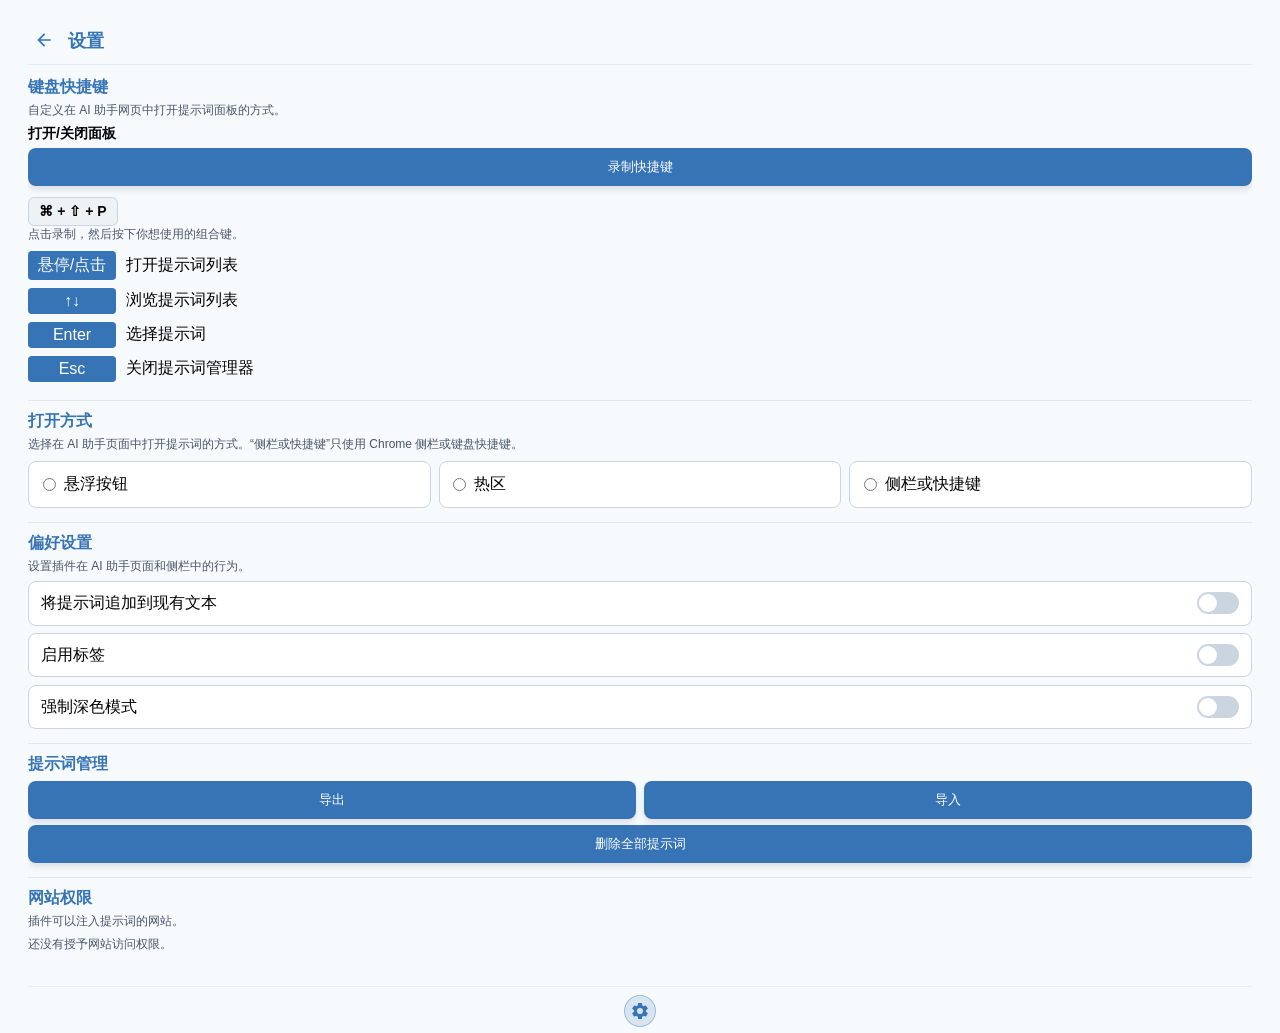
<file: src/settings.html>
<!DOCTYPE html>
<html>
<head>
  <title>设置</title>
  <!-- COMMENT: Reuse side panel styles for a consistent extension look -->
  <link rel="stylesheet" href="sidepanel/styles.css">
  <meta charset="UTF-8">
  <meta name="viewport" content="width=device-width, initial-scale=1.0">
</head>
<body class="settings-page">
  <div class="settings-page-shell">
  <div class="settings-page-scroll">
  <header class="subpage-header">
    <a href="sidepanel/index.html" class="subpage-back" aria-label="返回侧栏" title="返回">
      <svg class="footer-md-icon" viewBox="0 0 24 24" aria-hidden="true"><path fill="currentColor" d="M20 11H7.83l5.59-5.59L12 4l-8 8 8 8 1.41-1.41L7.83 13H20v-2z"/></svg>
    </a>
    <h2 class="subpage-title">设置</h2>
  </header>

  <section class="settings-section settings-section-first">
    <h3 class="settings-heading">键盘快捷键</h3>
    <p class="pm-subtitle">自定义在 AI 助手网页中打开提示词面板的方式。</p>
    <div class="settings-shortcut-row">
      <label class="settings-field-label" for="open-shortcut-record">打开/关闭面板</label>
      <div class="settings-shortcut-controls">
        <button type="button" class="main settings-shortcut-record" id="open-shortcut-record">录制快捷键</button>
        <span id="open-shortcut-display" class="settings-shortcut-display" aria-live="polite">⌘ + ⇧ + P</span>
      </div>
      <p class="pm-subtitle settings-shortcut-hint">点击录制，然后按下你想使用的组合键。</p>
    </div>
    <div id="navigation-shortcuts" class="shortcut-container">
      <p style="display: flex; align-items: center; margin: 8px 0;">
        <span class="settings-kbd">悬停/点击</span>
        <span>打开提示词列表</span>
      </p>
      <p style="display: flex; align-items: center; margin: 8px 0;">
        <span class="settings-kbd">↑↓</span>
        <span>浏览提示词列表</span>
      </p>
      <p style="display: flex; align-items: center; margin: 8px 0;">
        <span class="settings-kbd">Enter</span>
        <span>选择提示词</span>
      </p>
      <p style="display: flex; align-items: center; margin: 8px 0;">
        <span class="settings-kbd">Esc</span>
        <span>关闭提示词管理器</span>
      </p>
    </div>
  </section>

  <section class="settings-section">
    <h3 class="settings-heading">打开方式</h3>
    <p class="pm-subtitle">选择在 AI 助手页面中打开提示词的方式。“侧栏或快捷键”只使用 Chrome 侧栏或键盘快捷键。</p>
    <div id="display-mode-section" class="settings-mode-options" role="radiogroup" aria-label="打开方式">
      <label class="settings-mode-option">
        <input type="radio" name="displayMode" value="standard">
        <span>悬浮按钮</span>
      </label>
      <label class="settings-mode-option">
        <input type="radio" name="displayMode" value="hotCorner">
        <span>热区</span>
      </label>
      <label class="settings-mode-option">
        <input type="radio" name="displayMode" value="invisible">
        <span>侧栏或快捷键</span>
      </label>
    </div>
  </section>

  <section class="settings-section">
    <h3 class="settings-heading">偏好设置</h3>
    <p class="pm-subtitle">设置插件在 AI 助手页面和侧栏中的行为。</p>
    <div class="settings-toggle-list">
      <label class="settings-toggle-row">
        <span>将提示词追加到现有文本</span>
        <input type="checkbox" id="toggle-append-mode" class="settings-toggle-input">
        <span class="settings-toggle-switch" aria-hidden="true"></span>
      </label>
      <label class="settings-toggle-row">
        <span>启用标签</span>
        <input type="checkbox" id="toggle-enable-tags" class="settings-toggle-input">
        <span class="settings-toggle-switch" aria-hidden="true"></span>
      </label>
      <label class="settings-toggle-row">
        <span>强制深色模式</span>
        <input type="checkbox" id="toggle-force-dark" class="settings-toggle-input">
        <span class="settings-toggle-switch" aria-hidden="true"></span>
      </label>
    </div>
  </section>

  <section class="settings-section" id="tag-management-section" hidden>
    <h3 class="settings-heading">标签管理</h3>
    <p class="pm-subtitle">拖动调整标签顺序，也可以从所有提示词中移除标签。</p>
    <div id="tag-management-list" class="settings-tag-mgmt-list" aria-live="polite"></div>
    <p id="tag-management-empty" class="pm-subtitle" hidden>还没有标签，可在新建或编辑提示词时添加。</p>
  </section>

  <section class="settings-section">
    <h3 class="settings-heading">提示词管理</h3>
    <div class="pm-row">
      <button class="main" id="export-btn" type="button">导出</button>
      <button class="main" id="import-btn" type="button">导入</button>
    </div>
    <input type="file" id="import-file" accept=".json" hidden />
    <p id="import-export-status" class="pm-subtitle settings-status" aria-live="polite"></p>
    <button class="main settings-danger-btn" id="delete-all-prompts" type="button">删除全部提示词</button>
  </section>

  <section class="settings-section">
    <h3 class="settings-heading">网站权限</h3>
    <p class="pm-subtitle">插件可以注入提示词的网站。</p>
    <p id="permissions-empty" class="pm-subtitle settings-permissions-empty">还没有授予网站访问权限。</p>
    <ul id="permissions-list" class="settings-permissions-list" aria-live="polite"></ul>
  </section>
  </div>
  </div>

  <script type="module" src="settings.js"></script>
</body>
</html>
</file>
<file: src/sidepanel/styles.css>
/* styles.css */
html {
  height: 100%;
}

@media (min-width:286px) {
  body {
    font-family: Helvetica, Verdana, Geneva, Tahoma, sans-serif;
    width: auto;
    /* COMMENT: Lock to viewport so the sidebar footer stays visible */
    height: 100%;
    min-height: 100vh;
    overflow: hidden;
    padding: 10px;
    padding-bottom: 0px;
    margin-bottom: 0;
    background-color: var(--light-bg);
    display: flex;
    flex-direction: column;
    align-items: stretch;
    min-width: 286px;
    box-sizing: border-box;
  }

  h2,
  h3 {
    margin-top: 0;
    color: var(--primary);
    margin-bottom: 12px;
    padding-bottom: 0px;
  }

  .promptslistheader {
    margin-bottom: 10px;
  }

  form {
    margin-bottom: 15px;
    display: flex;
    flex-direction: column;
    box-sizing: border-box;
    gap: 8px;
  }

  /* COMMENT: Prompt form fields mirror in-page opm-input-field / opm-textarea-field styling */
  #prompt-form .opm-input-field,
  #prompt-form .opm-textarea-field {
    width: 100%;
    padding: 8px;
    border-radius: 6px;
    box-sizing: border-box;
    font-size: 14px;
    font-family: Helvetica, Verdana, Geneva, Tahoma, sans-serif;
    margin-bottom: 4px;
    outline: none;
    border: var(--input-light-border);
    background-color: var(--input-light-bg);
    color: var(--input-light-text);
  }

  #prompt-form .opm-textarea-field {
    min-height: 120px;
    resize: vertical;
  }

  #prompt-form .opm-input-field:focus,
  #prompt-form .opm-textarea-field:focus {
    border: var(--input-light-border);
    box-shadow: none;
    outline: none;
  }

  #prompt-form .spm-tag-row {
    display: flex;
    align-items: center;
    gap: 4px;
    flex-wrap: wrap;
    width: 100%;
    box-sizing: border-box;
    margin-bottom: 4px;
    font-family: Helvetica, Verdana, Geneva, Tahoma, sans-serif;
    border: var(--input-light-border);
    background-color: var(--input-light-bg);
    color: var(--input-light-text);
    border-radius: 6px;
    padding: 4px 6px;
    min-height: 34px;
  }

  #prompt-form .spm-tag-row:focus-within {
    border: var(--input-light-border);
    box-shadow: none;
  }

  .spm-tags-container {
    display: flex;
    gap: 4px;
    flex-wrap: wrap;
    align-items: center;
  }

  input[type="text"]:not(.opm-input-field),
  textarea:not(.opm-textarea-field) {
    width: 100%;
    box-sizing: border-box;
    margin-bottom: 6px;
    font-family: Helvetica, Verdana, Geneva, Tahoma, sans-serif;
    background-color: #FFFFFF;
    color: #2D3748;
    border-color: #CBD5E0;
    border-width: 1px;
    border-style: solid;
    border-radius: 6px;
    padding: 6px;
    outline: none;
  }

  input[type="text"]:not(.opm-input-field):focus,
  textarea:not(.opm-textarea-field):focus {
    border-color: var(--primary);
  }

  textarea:not(.opm-textarea-field) {
    resize: vertical;
    min-height: 70px;
  }

  ::placeholder {
    color: #999;
    opacity: 1;
  }

  :-ms-input-placeholder {
    color: #999;
  }

  ::-ms-input-placeholder {
    color: #999;
  }

  button.main {
    background-color: var(--primary);
    color: white;
    border: none;
    padding: 10px 20px;
    text-align: center;
    text-decoration: none;
    display: inline-block;
    font-size: 13px;
    margin: 0px;
    cursor: pointer;
    border-radius: 8px;
    box-shadow: 0 4px 6px rgba(0, 0, 0, 0.1);
    transition: background-color 0.3s ease;
    width: 100%;
  }

  button.main:hover {
    background-color: var(--hover-primary);

    /* Darker shade on hover */
  }

  button.main a {
    text-decoration: none;
    color: white;
  }

  .table {
    margin: 0px;
    padding: 0px;
  }

  /* Adjust list item spacing for left aligned list */
  #prompt-list {
    /* list-style-type: none; */
    padding: 0;
    margin: 0;
    margin-bottom: 5px;
  }

  #prompt-list li {
    display: flex;
    justify-content: space-between;
    align-items: center;
    margin-bottom: 5px;
    background-color: #ffffff;
    padding-left: 6px;
    padding-top: 3px;
    padding-bottom: 3px;
    padding-right: 6px;
    border-radius: 4px;
    color: #494949;
    cursor: pointer;
  }

  #prompt-list li span {
    flex-grow: 1;
    text-align: left;
    margin-right: 10px;
    font-size: 14px;
  }

  #prompt-list li .prompt-list-number {
    flex: 0 0 28px;
    flex-grow: 0;
    color: var(--primary);
    font-variant-numeric: tabular-nums;
    font-weight: 700;
    text-align: right;
    margin-right: 6px;
  }

  #prompt-list button {
    margin-left: 5px;
    margin-top: 3px;
    margin-bottom: 3px;
    border-radius: 50px;
    border: none;
  }

  /* to be improved */
  #prompt-list button:hover {
    background-color: #f0f0f0;
    cursor: pointer;
  }

  /* COMMENT: Sidebar prompt row actions — copy/share on hover; edit/delete in overflow menu */
  .spm-prompt-actions {
    display: flex;
    align-items: center;
    gap: 2px;
    margin-left: auto;
    flex-shrink: 0;
  }

  .spm-prompt-actions-primary,
  .spm-prompt-actions-menu {
    display: flex;
    align-items: center;
    gap: 2px;
    opacity: 0;
    visibility: hidden;
    transition: opacity 0.15s ease, visibility 0.15s ease;
  }

  #prompt-list li:hover .spm-prompt-actions-primary,
  #prompt-list li:hover .spm-prompt-actions-menu,
  #prompt-list li.spm-actions-menu-open .spm-prompt-actions-menu {
    opacity: 1;
    visibility: visible;
  }

  #prompt-list li.spm-actions-menu-open .spm-prompt-actions-primary {
    opacity: 0;
    visibility: hidden;
    pointer-events: none;
  }

  /* COMMENT: Keep row actions visible while copy/share success feedback plays */
  #prompt-list li.spm-action-feedback-visible .spm-prompt-actions-primary,
  #prompt-list li.spm-action-feedback-visible .spm-prompt-actions-menu {
    opacity: 1;
    visibility: visible;
  }

  .spm-prompt-actions-overflow {
    display: flex;
    align-items: center;
    gap: 2px;
    overflow: hidden;
    max-width: 0;
    opacity: 0;
    transform: translateX(8px);
    pointer-events: none;
    transition: max-width 0.2s ease, opacity 0.15s ease, transform 0.2s ease;
  }

  #prompt-list li.spm-actions-menu-open .spm-prompt-actions-overflow {
    max-width: 56px;
    opacity: 1;
    transform: translateX(0);
    pointer-events: auto;
  }

  .spm-prompt-action-btn {
    display: inline-flex;
    align-items: center;
    justify-content: center;
    width: 24px;
    height: 24px;
    margin: 0;
    padding: 0;
    border: none;
    border-radius: 50px;
    background: transparent;
    color: var(--primary);
    flex-shrink: 0;
  }

  .spm-prompt-action-btn img,
  .spm-prompt-action-icon {
    width: 14px;
    height: 14px;
    display: block;
    pointer-events: none;
    transition: opacity 0.2s ease, transform 0.2s ease, color 0.2s ease;
  }

  /* COMMENT: Material-style tray+arrow share icon — same primary tint as in-page panel icons */
  .spm-prompt-action-btn .spm-prompt-action-icon {
    width: 16px;
    height: 16px;
    color: var(--primary);
  }

  .spm-prompt-action-btn.spm-prompt-action-success .spm-prompt-action-icon-success {
    color: #38a169;
  }

  .spm-toast {
    position: fixed;
    bottom: 16px;
    left: 50%;
    transform: translateX(-50%);
    z-index: 10000;
    max-width: calc(100% - 24px);
    padding: 10px 14px;
    border-radius: 8px;
    font: 500 13px/1.4 system-ui, sans-serif;
    box-shadow: 0 8px 24px rgba(0, 0, 0, 0.18);
    background: #1f1f1f;
    color: #fff;
  }

  .spm-toast-error {
    background: #c53030;
  }

  .spm-prompt-action-btn:has(img[width="18"]) img {
    width: 18px;
    height: 18px;
  }

  .spm-prompt-action-btn:hover {
    background-color: #f0f0f0;
    cursor: pointer;
  }

  /* COMMENT: Search + tag filter controls (mirrors in-page panel list view) */
  .prompt-list-controls {
    display: flex;
    flex-direction: column;
    gap: 8px;
    margin-bottom: 8px;
  }

  .prompt-search-input {
    width: 100%;
    box-sizing: border-box;
    padding: 8px 10px;
    border: 1px solid #cbd5e0;
    border-radius: 6px;
    font-size: 14px;
    background: #fff;
    color: #494949;
  }

  .prompt-search-input:focus {
    outline: none;
    border-color: var(--primary);
  }

  .folder-toolbar {
    display: flex;
    align-items: center;
    gap: 6px;
    margin: 2px 0 8px;
  }

  .folder-filter {
    display: flex;
    flex: 1 1 auto;
    gap: 6px;
    overflow-x: auto;
    min-width: 0;
    scrollbar-width: thin;
  }

  .folder-chip-wrap {
    display: inline-flex;
    flex: 0 0 auto;
    align-items: center;
    border: 1px solid #cbd5e0;
    border-radius: 6px;
    overflow: hidden;
    background: #fff;
  }

  .folder-chip,
  .folder-chip-action,
  .folder-add-btn {
    border: 0;
    background: transparent;
    color: #4a5568;
    cursor: pointer;
    font-size: 12px;
    line-height: 1.2;
  }

  .folder-chip {
    padding: 5px 8px;
  }

  .folder-chip.is-active {
    background: var(--primary);
    color: #fff;
  }

  .folder-chip-action {
    padding: 4px 5px;
    color: #718096;
  }

  .folder-chip-action:hover,
  .folder-add-btn:hover {
    color: var(--primary);
    background: #edf2f7;
  }

  .folder-add-btn {
    flex: 0 0 auto;
    padding: 6px 8px;
    border: 1px dashed #a0aec0;
    border-radius: 6px;
    color: var(--primary);
  }

  #prompt-folder {
    min-height: 34px;
    appearance: auto;
  }

  .spm-tags-filter-bar {
    display: flex;
    flex-wrap: nowrap;
    gap: 8px;
    overflow-x: auto;
    overflow-y: hidden;
    padding-bottom: 10px;
    scrollbar-width: thin;
  }

  .spm-tag-pill-filter {
    flex-shrink: 0;
    border: 1px solid #cbd5e0;
    border-radius: 999px;
    background: #fff;
    color: #494949;
    font-size: 12px;
    padding: 4px 10px;
    cursor: pointer;
  }

  .spm-tag-pill-filter[aria-pressed="true"] {
    background: var(--primary);
    border-color: var(--primary);
    color: #fff;
  }

  /* COMMENT: Tag input row on create/edit form — one bordered field like title/content */
  #prompt-tags-host {
    width: 100%;
    margin: 0;
  }

  /* COMMENT: Inner tag input must not pick up the standalone text-field border/padding */
  #prompt-form .spm-tag-row input[type="text"] {
    flex: 1;
    min-width: 80px;
    width: auto;
    margin-bottom: 0;
    border: none;
    border-radius: 0;
    padding: 2px 4px;
    box-shadow: none;
    background: transparent;
    outline: none;
    font-size: inherit;
    color: inherit;
  }

  #prompt-form .spm-tag-row input[type="text"]:focus {
    border: none;
    box-shadow: none;
  }

  .spm-tag-pill {
    display: inline-flex;
    align-items: center;
    gap: 2px;
    border: 1px solid #cbd5e0;
    border-radius: 999px;
    padding: 2px 6px;
    font-size: 12px;
    background: #f7fafc;
    color: #494949;
  }

  .spm-tag-remove {
    border: none;
    background: transparent;
    color: #718096;
    cursor: pointer;
    font-size: 14px;
    line-height: 1;
    padding: 0 2px;
  }

  .spm-tag-suggestions {
    max-height: 160px;
    overflow-y: auto;
    background: #fff;
    border: 1px solid #cbd5e0;
    border-radius: 6px;
    box-shadow: 0 4px 12px rgba(0, 0, 0, 0.12);
  }

  .spm-tag-suggestion-item {
    padding: 8px 10px;
    font-size: 13px;
    cursor: pointer;
    color: #494949;
  }

  .spm-tag-suggestion-item:hover,
  .spm-tag-suggestion-item.active {
    background: #edf2f7;
  }

  .shortcut-container {
    margin-bottom: 18px;
  }

  #cancel-edit-button {
    background-color: #dfdfdf;
    color: var(--primary);
    border: none;
    padding: 10px 20px;
    text-align: center;
    text-decoration: none;
    display: inline-block;
    font-size: 13px;
    border-radius: 8px;
    margin-top: 0;
    width: auto;
  }

  #cancel-edit-button:hover {
    background-color: #c0c0c0;
    cursor: pointer;
    border-color: var(--primary);
  }

  .title {
    display: flex;
    gap: 10px;
    align-items: center;
    margin-bottom: 15px;
    grid-area: g-title;
    width: 100%;
    flex-direction: row;
    flex-shrink: 0;
  }

  .title {
    flex-shrink: 0;
  }

  .title h2 {
    margin: 0;
    padding: 0;
  }

  /* Dark mode styles are unified below; removing earlier overlapping block */

  /* COMMENT: Prompt list grows in remaining space; footer dock stays below */
  .prompts-container {
    position: relative;
    min-height: 0;
    flex: 1 1 auto;
    display: flex;
    flex-direction: column;
    margin-bottom: 0;
    overflow: hidden;
  }

  /* COMMENT: Only the prompt list area scrolls — not the Assistants/footer dock */
  .prompts-section {
    flex: 1 1 auto;
    min-height: 0;
    overflow-y: auto;
    scrollbar-width: thin;
    scrollbar-color: var(--primary) #f0f0f000;
    position: static;
    margin-top: 5px;
  }

  #prompt-list {
    /* list-style-type: none; */
    padding-top: 5px;;
    margin: 0;
  }

  .link-container a {
    text-decoration: none;
    display: inline-block;
    margin-right: 8px;
  }

  .link-container a:last-child {
    margin-right: 0;
  }

  table.dataimpexp {
    width: 100%;
  }

  table.footer-table {
    width: 100%;
    overflow: hidden;
  }

  img {
    width: 16px;
    height: 16px;
    max-width: 24px;
    max-height: 24px;
    vertical-align: middle;
  }

  img#open-new-tab {
    width: 24px;
    height: 24px;
  }

  .title-actions {
    margin-left: auto;
    display: flex;
    align-items: center;
    gap: 8px;
  }

  /* COMMENT: Expanded-tab close button — shown only when body.is-expanded-tab */
  .header-close-btn {
    display: none;
    align-items: center;
    justify-content: center;
    width: 28px;
    height: 28px;
    border: none;
    background: transparent;
    color: var(--primary);
    font-size: 22px;
    line-height: 1;
    cursor: pointer;
    padding: 0;
  }

  body.is-expanded-tab .header-close-btn {
    display: inline-flex;
  }

  body.is-expanded-tab #open-new-tab-link {
    display: none;
  }

  .dataimpexp {
    /* Ensure import/export stays at the bottom, not inside scrollable area */
    flex-shrink: 0;
  }

  table.footer-table {
    /* Sticky footer: always visible at the bottom */
    flex-shrink: 0;
    margin-top: 0;
    margin-bottom: 0;
  }

  /* COMMENT: Flex column — scrollable sidebar + pinned dock */
  .main-layout {
    display: flex;
    flex-direction: column;
    flex: 1 1 auto;
    min-height: 0;
    overflow: hidden;
    width: 100%;
  }

  /* COMMENT: Sidebar fills leftover height; footer row stays pinned at the bottom */
  .sidebar-panel {
    display: grid;
    grid-template-rows: auto minmax(0, 1fr) auto auto;
    width: 100%;
    flex: 1 1 auto;
    min-height: 0;
    overflow: hidden;
  }

  /* COMMENT: Top slot — either action buttons or inline create/edit form */
  .sidebar-top-slot {
    min-height: 0;
  }

  .sidebar-composer {
    padding-bottom: 8px;
    margin-bottom: 4px;
    border-bottom: 1px solid rgba(54, 116, 181, 0.1);
  }

  .sidebar-composer form#prompt-form {
    display: flex;
    flex-direction: column;
    gap: 8px;
    margin-bottom: 0;
  }

  .sidebar-composer .opm-textarea-field {
    min-height: 96px;
    max-height: 180px;
    resize: vertical;
    margin-bottom: 0;
  }

  .sidebar-composer .form-actions {
    display: grid;
    grid-template-columns: 1fr auto;
    gap: 8px;
    align-items: stretch;
  }

  .sidebar-composer .form-actions button.main {
    width: 100%;
  }

  /* COMMENT: Side-by-side Create / Community CTAs at top of sidebar */
  .sidebar-action-bar {
    display: grid;
    grid-template-columns: 1fr 1fr;
    gap: 8px;
    padding-bottom: 8px;
    margin-bottom: 4px;
    border-bottom: 1px solid rgba(54, 116, 181, 0.1);
  }

  .sidebar-action-bar[hidden],
  .sidebar-composer[hidden] {
    display: none !important;
  }

  /* COMMENT: Variable fill-in mode — full prompts area, same layout as in-page panel */
  body.spm-variable-mode .sidebar-action-bar,
  body.spm-variable-mode .prompts-section > :not(#sidebar-variable-input) {
    display: none !important;
  }

  body.spm-variable-mode .prompts-container,
  body.spm-variable-mode .prompts-section {
    display: flex;
    flex-direction: column;
    flex: 1 1 auto;
    min-height: 0;
    overflow-y: auto;
  }

  #sidebar-variable-input.opm-variable-input-form {
    position: relative;
    flex: 0 0 auto;
    padding: 12px;
    overflow: visible;
    display: flex;
    flex-direction: column;
    gap: 8px;
    box-sizing: border-box;
    margin: 0;
  }

  #sidebar-variable-input[hidden] {
    display: none !important;
  }

  #sidebar-variable-input .opm-variable-fields {
    flex: 0 0 auto;
    overflow: visible;
    display: flex;
    flex-direction: column;
    gap: 12px;
  }

  #sidebar-variable-input .opm-variable-row {
    flex: 0 0 auto;
    display: flex;
    flex-direction: column;
    gap: 4px;
  }

  #sidebar-variable-input .opm-variable-row label {
    display: block;
    margin: 0 0 2px 0;
    font-size: 12px;
    font-weight: 600;
    letter-spacing: 0.2px;
    opacity: 0.85;
    line-height: 1.2;
  }

  #sidebar-variable-input .opm-textarea-field {
    width: 100%;
    padding: 8px;
    border-radius: 6px;
    box-sizing: border-box;
    font-size: 14px;
    font-family: Helvetica, Verdana, Geneva, Tahoma, sans-serif;
    flex: 0 0 auto;
    min-height: 44px;
    height: auto;
    resize: vertical;
    margin-bottom: 0;
    outline: none;
  }

  #sidebar-variable-input .opm-textarea-field.opm-light {
    border: var(--input-light-border);
    background-color: var(--input-light-bg);
    color: var(--input-light-text);
  }

  #sidebar-variable-input .opm-textarea-field.opm-dark {
    border: var(--input-dark-border);
    background-color: var(--input-dark-bg);
    color: var(--input-dark-text);
  }

  #sidebar-variable-input .opm-variable-actions {
    flex: 0 0 auto;
    display: flex;
    flex-direction: row;
    gap: 8px;
    padding: 0;
  }

  #sidebar-variable-input .opm-variable-actions .opm-button {
    flex: 1 1 0;
    width: auto;
    margin-top: 0;
    padding: 10px;
    border: none;
    border-radius: 6px;
    cursor: pointer;
    font-size: 14px;
    transition: background-color 0.2s ease;
    color: #fff;
  }

  #sidebar-variable-input .opm-variable-actions .opm-button.opm-light,
  #sidebar-variable-input .opm-variable-actions .opm-button.opm-dark {
    background-color: var(--primary);
  }

  #sidebar-variable-input .opm-variable-actions .opm-button:hover {
    background-color: var(--hover-primary);
  }

  .sidebar-action-btn {
    display: inline-flex;
    align-items: center;
    justify-content: center;
    gap: 6px;
    min-height: 38px;
    padding: 8px 10px;
    border-radius: 8px;
    font-size: 12px;
    font-weight: 600;
    line-height: 1.2;
    text-decoration: none;
    cursor: pointer;
    box-sizing: border-box;
    border: 1px solid transparent;
    font-family: inherit;
  }

  .sidebar-action-btn-icon {
    width: 16px;
    height: 16px;
    flex-shrink: 0;
  }

  .sidebar-action-btn-primary {
    background: var(--primary, #3674B5);
    color: #fff;
    border-color: var(--primary, #3674B5);
  }

  .sidebar-action-btn-primary:hover {
    background: var(--hover-primary, #4b93e0);
  }

  .sidebar-action-btn-secondary {
    background: #ebf8ff;
    color: #2c5282;
    border-color: rgba(54, 116, 181, 0.2);
  }

  .sidebar-action-btn-secondary:hover,
  .sidebar-action-btn-secondary:focus-visible {
    background: #dbeafe;
    color: #1a365d;
  }

  .sidebar-panel .prompts-container {
    margin-bottom: 0;
  }

  .opd-handle-edit-row {
    display: flex;
    flex-direction: column;
    gap: 8px;
    margin-top: 0.35rem;
  }

  .opd-handle-input-row {
    display: flex;
    align-items: center;
    gap: 6px;
  }

  .opd-handle-prefix {
    font-weight: 600;
    color: var(--primary, #3674B5);
    flex-shrink: 0;
  }

  .opd-handle-input {
    flex: 1 1 auto;
    min-width: 0;
    margin-bottom: 0 !important;
  }

  .opd-handle-suggest {
    display: inline-flex;
    align-items: center;
    justify-content: center;
    width: 36px;
    height: 36px;
    flex-shrink: 0;
    border: 1px solid #cbd5e0;
    border-radius: 6px;
    background: #fff;
    color: var(--primary, #3674B5);
    cursor: pointer;
    padding: 0;
  }

  .opd-handle-suggest:hover {
    background: rgba(54, 116, 181, 0.08);
  }

  .opd-handle-confirm {
    width: 100%;
  }

  #cancel-edit-button {
    flex: 0 0 auto;
    min-width: 72px;
    border: 1px solid #cbd5e0;
    background: #fff;
    color: var(--primary, #3674B5);
    border-radius: 6px;
    padding: 8px 12px;
    cursor: pointer;
    font-family: inherit;
    font-size: 14px;
    display: inline-flex;
    align-items: center;
    justify-content: center;
  }

  #cancel-edit-button:hover {
    background: rgba(54, 116, 181, 0.08);
  }
}

@media (min-width:1024px) {
  body {
    display: grid;
    grid-template-columns: 1fr;
    grid-template-rows: auto minmax(0, 1fr);
    grid-template-areas:
      'g-title'
      'g-main';
    gap: 16px;
    padding: 16px 20px;
    min-height: 100vh;
    height: 100vh;
    overflow: hidden;
    box-sizing: border-box;
  }

  /* COMMENT: Single sidebar column on wide layouts */
  .main-layout {
    display: flex;
    flex-direction: row;
    align-items: stretch;
    grid-area: g-main;
    gap: 24px;
    min-width: 0;
    min-height: 0;
    width: 100%;
    overflow: hidden;
  }

  /* COMMENT: Expanded-tab layout polish — spacing, footer, actions */
  body.is-expanded-tab {
    gap: 16px;
    padding: 16px 24px 32px;
    height: auto;
    min-height: 100vh;
    overflow-x: hidden;
    overflow-y: auto;
  }

  body.is-expanded-tab .main-layout {
    min-height: calc(100vh - 100px);
    height: auto;
    overflow: visible;
  }

  body.is-expanded-tab .sidebar-panel {
    flex: 0 0 300px;
    width: 300px;
    max-width: 300px;
    min-width: 0;
    height: auto;
    max-height: calc(100vh - 120px);
    min-height: 280px;
    overflow: hidden;
  }

  body.is-expanded-tab .sidebar-top-slot {
    display: none !important;
  }

  .title {
    grid-area: g-title;
    overflow: hidden;
    margin-bottom: 0;
    padding-bottom: 8px;
    border-bottom: 1px solid rgba(54, 116, 181, 0.1);
  }

  /* COMMENT: Sidebar card fills the main area */
  .sidebar-panel {
    flex: 1 1 auto;
    width: auto;
    max-width: none;
    display: grid;
    grid-template-rows: auto minmax(0, 1fr) auto auto;
    min-height: 0;
    height: 100%;
    background: #fff;
    border: 1px solid rgba(54, 116, 181, 0.12);
    border-radius: 12px;
    padding: 14px;
    box-shadow: 0 1px 3px rgba(15, 23, 42, 0.06);
    overflow: hidden;
  }

  .prompts-container {
    flex: 1 1 auto;
    min-height: 0;
    display: flex;
    flex-direction: column;
    overflow: hidden;
    margin-bottom: 0;
    max-width: none;
    max-height: none;
    background: transparent;
    border: none;
    box-shadow: none;
    padding: 0;
  }

  .prompts-section {
    flex: 1 1 auto;
    min-height: 0;
    max-height: none;
    overflow-y: auto;
    margin-top: 0;
    padding-right: 2px;
  }

  .prompt-list-controls {
    margin-bottom: 10px;
    gap: 10px;
  }

  .prompt-search-input {
    border-color: #cbd5e0;
    background: #f8fafc;
  }

  .prompt-search-input:focus {
    background: #fff;
  }

  #prompt-list li {
    border: 1px solid transparent;
    border-radius: 8px;
    margin-bottom: 4px;
    padding: 8px 10px;
    transition: background-color 0.15s ease, border-color 0.15s ease;
  }

  #prompt-list li:hover {
    background-color: #f8fafc;
    border-color: rgba(54, 116, 181, 0.15);
  }

  .sidepanel-bottom-dock {
    min-height: 0;
    max-height: min(220px, 34vh);
    overflow-y: auto;
    margin-top: 12px;
    padding-top: 12px;
    border-top: 1px solid rgba(54, 116, 181, 0.1);
    width: 100%;
    background: transparent;
  }

  .sidepanel-bottom-dock .llms-section {
    margin-top: 0;
  }

  .sidebar-panel > footer.footer {
    background: transparent;
    padding: 10px 0 4px;
    position: static;
    margin-top: 0;
    border-top: 1px solid rgba(54, 116, 181, 0.1);
  }

  .sidebar-panel .footer-icons {
    justify-content: center;
    flex-wrap: wrap;
    width: 100%;
  }

  body.is-expanded-tab .sidebar-panel > footer.footer {
    justify-content: flex-start;
    padding-bottom: 4px;
  }

  body.is-expanded-tab .sidebar-panel .footer-icons {
    justify-content: flex-start;
    flex-wrap: wrap;
  }

  body.is-expanded-tab .sidepanel-bottom-dock {
    padding-bottom: 0;
  }

  /* COMMENT: Right-hand composer card in expanded tab — fills remaining width beside the sidebar */
  .composer-panel {
    flex: 1 1 auto;
    min-width: 0;
    display: flex;
    flex-direction: column;
    height: 100%;
    min-height: 0;
    max-height: none;
    margin-bottom: 0;
    background: #fff;
    border: 1px solid rgba(54, 116, 181, 0.12);
    border-radius: 12px;
    padding: 16px;
    box-shadow: 0 1px 3px rgba(15, 23, 42, 0.06);
    overflow: hidden;
  }

  body.is-expanded-tab .composer-panel {
    max-height: calc(100vh - 120px);
  }

  .composer-panel form#prompt-form {
    flex: 1 1 auto;
    display: flex;
    flex-direction: column;
    min-height: 0;
    margin-bottom: 0;
    overflow: hidden;
    width: 100%;
    gap: 8px;
  }

  .composer-panel .opm-textarea-field {
    flex: 1 1 auto;
    min-height: 120px;
    resize: vertical;
    margin-bottom: 4px;
  }

  .composer-panel .form-actions {
    display: flex;
    flex-direction: row;
    align-items: center;
    justify-content: flex-start;
    gap: 10px;
    margin-top: auto;
    padding-top: 12px;
    border-top: 1px solid rgba(54, 116, 181, 0.08);
  }

  body.is-expanded-tab .composer-panel .form-actions button.main {
    min-width: 148px;
    height: 40px;
  }

  table.footer-table {
    overflow: hidden;
    flex-shrink: 0;
    margin-top: 0;
    margin-bottom: 0;
  }

  img.footer-icons,
  img.header-icon {
    width: 24px;
    height: 24px;
    max-width: 24px;
    max-height: 24px;
  }

  .footer-icon-link {
    width: 36px;
    height: 36px;
  }

  .footer-md-icon {
    width: 20px;
    height: 20px;
  }

  div.dataimpexp {
    overflow: hidden;
  }

  #export-btn,
  #import-btn {
    z-index: 1;
    cursor: pointer;
  }
}

div.dataimpexp span {
  margin-left: 5px;
  margin-right: 5px;
}

div.dataimpexp {
  grid-row: 2;
  grid-column: 1;
  align-self: stretch;
  display: flex;
  vertical-align: baseline;
  align-items: end;
}

#prompt-list button.pressed {
  transform: translateY(2px);
  opacity: 0.7;
  transition: transform 0.18s ease-out, opacity 0.18s ease-out; /* Smooth transition for release */
}

/* COMMENT: Assistants dock scrolls when expanded; footer icons stay in their own row */
.sidepanel-bottom-dock {
  min-height: 0;
  max-height: min(220px, 34vh);
  overflow-y: auto;
  width: 100%;
  display: flex;
  flex-direction: column;
  gap: 6px;
  background: var(--light-bg);
  padding-top: 8px;
  border-top: 1px solid rgba(54, 116, 181, 0.1);
}

.sidepanel-bottom-dock .llms-section {
  margin-bottom: 0;
  padding-bottom: 4px;
}

.sidebar-panel > footer.footer {
  flex-shrink: 0;
  position: static;
  background: var(--light-bg);
  padding: 8px 0 4px;
  margin-top: 0;
  width: 100%;
  display: flex;
  justify-content: center;
  align-items: center;
  border-top: 1px solid rgba(54, 116, 181, 0.1);
}

/* COMMENT: Footer icon row — always visible at the bottom of the sidebar */
footer.footer {
  flex-shrink: 0;
  position: static;
  background: transparent;
  padding: 8px 0 4px;
  margin-top: 0;
  width: 100%;
  display: flex;
  justify-content: center;
  align-items: center;
}

.footer-icons {
  display: flex;
  align-items: center;
  gap: 10px;
}

/* COMMENT: Shared footer icon buttons — same size, shape, and hover for every link */
.footer-icon-link {
  display: inline-flex;
  align-items: center;
  justify-content: center;
  width: 32px;
  height: 32px;
  border-radius: 999px;
  text-decoration: none;
  color: var(--primary, #3674B5);
  transition: background-color 0.15s ease, color 0.15s ease;
}

.footer-icon-link:hover {
  background: rgba(54, 116, 181, 0.12);
}

.footer-icon-link-active {
  background: rgba(54, 116, 181, 0.16);
  box-shadow: inset 0 0 0 1px rgba(54, 116, 181, 0.35);
}

.footer-md-icon {
  width: 20px;
  height: 20px;
  display: block;
}

.footer-cta-link {
  display: inline-flex;
  align-items: center;
  background-color: var(--primary, #3674B5);
  color: #fff;
  padding: 6px 14px;
  border-radius: 999px;
  font-size: 13px;
  font-weight: 500;
  text-decoration: none;
  box-shadow: 0 1px 2px rgba(0, 0, 0, 0.04);
  transition: background 0.15s ease;
}

.footer-cta-link:hover {
  background-color: #2f669f;
}

@media (prefers-color-scheme: dark) {
  .sidepanel-bottom-dock {
    background: #0A2647;
    border-top-color: rgba(255, 255, 255, 0.08);
  }
}

/* Dark mode ring for icon-only pills — removed duplicate block; see unified rules below */

/* Responsive adjustments */
@media (max-width: 768px) {
    .custom-col {
        max-width: 90%; /* Single column on small screens */
    }
}

/* ============================================================
   Unified dark theme overrides (matches content script theme)
   ============================================================ */
@media (prefers-color-scheme: dark) {
  body {
    background-color: #0A2647;
    color: #E2E8F0;
  }
  /* COMMENT: Subtle divider color in dark mode for Prompt Management section */
  #pm-section {
    border-top-color: rgba(255,255,255,0.08);
  }

  /* Headings adopt primary colour for contrast */
  h2, h3 {
    color: #3674B5;
  }

  /* Input & textarea fields — exclude in-page-style prompt form fields */
  input[type="text"]:not(.opm-input-field),
  textarea:not(.opm-textarea-field) {
    background-color: #144272;
    color: #E2E8F0;
    border-color: #4A5568;
  }

  #prompt-form .opm-input-field,
  #prompt-form .opm-textarea-field,
  #prompt-form .spm-tag-row {
    border: var(--input-dark-border);
    background-color: var(--input-dark-bg);
    color: var(--input-dark-text);
  }

  #prompt-form .opm-input-field:focus,
  #prompt-form .opm-textarea-field:focus,
  #prompt-form .spm-tag-row:focus-within {
    border: var(--input-dark-border);
    box-shadow: none;
  }

  #prompt-form .spm-tag-row input[type="text"] {
    background-color: transparent;
    color: #E2E8F0;
    border: none;
  }

  .spm-tag-pill {
    background: #205295;
    border-color: #4A5568;
    color: #CBD5E0;
  }

  .sidebar-action-btn-secondary {
    background: rgba(54, 116, 181, 0.14);
    color: #CBD5E0;
    border-color: rgba(255, 255, 255, 0.12);
  }

  .sidebar-action-btn-secondary:hover,
  .sidebar-action-btn-secondary:focus-visible {
    background: rgba(54, 116, 181, 0.24);
    color: #E2E8F0;
  }

  #cancel-edit-button {
    background: #144272;
    border-color: #4A5568;
    color: #E2E8F0;
  }

  body.settings-page .settings-page-shell > footer.footer {
    background: #0A2647;
    border-top-color: rgba(255, 255, 255, 0.08);
  }

  .footer-icon-link-active {
    background: rgba(54, 116, 181, 0.28);
    box-shadow: inset 0 0 0 1px rgba(255, 255, 255, 0.12);
  }

  @media (min-width: 1024px) {
    .sidebar-panel,
    .composer-panel {
      background: #144272;
      border-color: rgba(255, 255, 255, 0.08);
      box-shadow: 0 2px 8px rgba(0, 0, 0, 0.2);
    }

    .composer-panel .form-actions {
      border-top-color: rgba(255, 255, 255, 0.08);
    }

    .title {
      border-bottom-color: rgba(255, 255, 255, 0.08);
    }

    .sidepanel-bottom-dock {
      border-top-color: rgba(255, 255, 255, 0.08);
      background: transparent;
    }

    .prompt-search-input {
      background: #0f3460;
      border-color: #4A5568;
      color: #E2E8F0;
    }

    .prompt-search-input:focus {
      background: #144272;
    }

    #prompt-list li:hover {
      background-color: #0f3460;
      border-color: rgba(255, 255, 255, 0.1);
    }
  }

  /* Placeholder in dark */
  ::placeholder { color: #A0AEC0; opacity: 1; }

  /* Main action buttons */
  button.main {
    background-color: var(--primary);
    color: #E2E8F0;
  }
  button.main:hover {
    background-color: #434C5E;
  }

  /* Prompt list items */
  #prompt-list li {
    background-color: #205295;
    color: #CBD5E0;
  }
  #prompt-list button:hover {
    background-color: #434C5E;
  }

  /* Prompt list item hover (lift) */
  #prompt-list li:hover {
    background-color: #434C5E; /* hover-dark background */
    transform: translateY(-2px);
    color: #E2E8F0; /* ensure readable text */
  }

  /* Title heading & icons use light colour */
  .title h2 {
    color: #E2E8F0;
  }
  .header-icon,
  .title img,
  #prompt-list button img {
    filter: invert(100%) sepia(0%) saturate(0%) hue-rotate(213deg) brightness(130%) contrast(87%);
  }

  .spm-prompt-action-btn {
    color: #CBD5E0;
  }

  .spm-prompt-action-btn .spm-prompt-action-icon {
    color: #CBD5E0;
  }

  .spm-prompt-action-btn:hover {
    background-color: rgba(255, 255, 255, 0.08);
  }

  .spm-prompt-action-btn.spm-prompt-action-success .spm-prompt-action-icon-success {
    color: #68d391;
  }

  .footer-icon-link {
    color: #CBD5E0;
  }

  /* LLMs section dark overrides */
  .llms-subheading {
    color: #A0AEC0;
  }
  .llm-pill.active {
    background-color: #0b498a;
    border-color: #0b498a;
    color: #E2E8F0;
  }
  .llm-pill.icon-only.active,
  .llm-pill.icon-only.inactive {
    background: transparent;
    border: none;
    box-shadow: none;
  }
  .llm-pill.active:hover {
    background-color: #0b498a;
    border-color: #0b498a;
    box-shadow: 0 0 0 3px rgba(11,73,138,0.32);
  }
  .llm-pill.inactive {
    color: #E2E8F0;
    border-color: #3674B5;
    background-color: transparent;
  }
  .llm-pill.inactive:hover {
    background-color: rgba(54,116,181,0.16);
    box-shadow: 0 0 0 3px rgba(54,116,181,0.28);
  }
  .llm-pill.icon-only.active:hover,
  .llm-pill.icon-only.inactive:hover {
    background: transparent;
    box-shadow: none;
  }

  /* Footer background stays transparent but icons/text lighten */
  footer.footer {
    background: transparent;
    color: #A0AEC0;
  }
}

/* ============================================================
   Unified LIGHT theme overrides (matches content script theme)
   ============================================================ */
:root {
  --primary: #3674b5;
  --hover-primary: #4b93e0;
  --light-bg: #F7FAFC;
  /* COMMENT: Match in-page panel input tokens from content.styles.js */
  --input-light-border: 1px solid #CBD5E0;
  --input-light-bg: #FFFFFF;
  --input-light-text: #2D3748;
  --input-dark-border: 1px solid #4A5568;
  --input-dark-bg: #2D3748;
  --input-dark-text: #E2E8F0;
}

/* Headings adopt primary colour */
h2, h3 {
  color: var(--primary);
}

/* Inputs & textareas — exclude prompt form fields (styled like in-page panel) */
input[type="text"]:not(.opm-input-field),
textarea:not(.opm-textarea-field) {
  border-color: var(--primary);
}
input[type="text"]:not(.opm-input-field):focus,
textarea:not(.opm-textarea-field):focus {
  border-color: var(--primary);
  box-shadow: 0 0 0 2px rgba(54, 116, 181, 0.25);
}

#prompt-form .spm-tag-row {
  border: var(--input-light-border);
}
#prompt-form .spm-tag-row:focus-within {
  border: var(--input-light-border);
  box-shadow: none;
}

/* Main buttons */
button.main {
  background-color: var(--primary);
  border: none;
  transition: box-shadow 0.3s ease, background-color 0.3s ease;  /* removed transform transition */
}
button.main:hover {
  background-color: var(--hover-primary);
  box-shadow: 0 4px 20px rgba(0,0,0,0.15);
}

/* List item styling to match prompt list cards */
#prompt-list li {
  transition: background-color 0.3s ease, transform 0.3s ease;
}

  /* ------------------------------------------------------------
     LLMs section (pills for activated/available providers)
     ------------------------------------------------------------ */
  .llms-section {
    margin: 5px 0 5px 0; /* tighter section spacing */
  }
  .llms-heading {
    margin: 0 0 4px 0; /* slightly tighter heading spacing */
    font-size: 15px;
    font-weight: 600;
    color: var(--primary);
  }
  /* COMMENT: Subtle divider and compact spacing before Prompt Management */
  #pm-section {
    margin-top: 4px;
    padding-top: 4px;
    border-top: 1px solid rgba(0,0,0,0.05);
  }
  .llms-group {
    margin-bottom: 8px;
  }
  .llms-group:last-child {
    margin-bottom: 0;
  }
  .llms-subheading {
    margin: 6px 0 8px 0;
    font-size: 11px;
    line-height: 1.45;
    color: #4a5568;
    user-select: none;
  }
  .llms-subheading[role="button"] { cursor: pointer; }
  /* COMMENT: Caret indicators placed to the right of labels */
  #llms-available-toggle::after {
    content: ">";
    display: inline-block;
    margin-left: 6px;
  }
  #llms-available-toggle[aria-expanded="true"]::after {
    content: "v";
  }
  #pm-toggle::after {
    content: ">";
    display: inline-block;
    margin-left: 6px;
  }
  #pm-toggle[aria-expanded="true"]::after {
    content: "v";
  }

  /* COMMENT: Prompt Management controls layout */
  .pm-controls {
    display: flex;
    flex-direction: column;
    gap: 6px;
  }
  .pm-subtitle {
    margin-top: 6px;
    font-size: 12px;
    color: #4a5568;
  }
  .pm-row {
    display: flex;
    gap: 8px;
    margin-top: 6px;
  }
  .pm-row .main {
    width: auto; /* override global 100% */
    flex: 1 1 0;
  }

  /* COMMENT: Smooth collapsible transition utility */
  .collapsible {
    overflow: hidden;
    max-height: 0;
    opacity: 0;
    transition: max-height 0.25s ease, opacity 0.2s ease;
    will-change: max-height, opacity;
  }
  .collapsible.open {
    opacity: 1;
  }
  .llms-pills {
    display: flex;
    flex-wrap: wrap;
    gap: 6px;
  }
  .llm-pill {
    display: inline-flex;
    align-items: center;
    gap: 6px;
    padding: 4px 10px;
    border-radius: 9999px;
    border: 1px solid var(--primary);
    text-decoration: none;
    font-size: 12px;
    line-height: 1;
    user-select: none;
    transition: background-color 0.2s ease, color 0.2s ease, box-shadow 0.2s ease, border-color 0.2s ease;
  }
  /* Icon-only variant: favicon circles without stretched pill backgrounds */
  .llm-pill.icon-only,
  .llm-pill.icon-only.active,
  .llm-pill.icon-only.inactive {
    padding: 0;
    border: none;
    background: transparent;
    box-shadow: none;
    width: 28px;
    height: 28px;
    min-width: 28px;
    min-height: 28px;
    justify-content: center;
    align-items: center;
    flex: 0 0 28px;
  }
  .llm-pill.icon-only.active:hover,
  .llm-pill.icon-only.inactive:hover {
    background: transparent;
    border: none;
    box-shadow: none;
  }
  .llm-pill.icon-only .llm-pill-icon {
    width: 24px;
    height: 24px;
    min-width: 24px;
    min-height: 24px;
    border-radius: 50%;
    object-fit: contain;
    background-color: #ffffff;
    box-shadow: 0 0 0 1px rgba(54,116,181,0.35);
    display: block;
  }
  .llm-pill.icon-only:hover .llm-pill-icon {
    box-shadow: 0 0 0 2px rgba(54,116,181,0.35);
  }
  .llm-pill-icon {
    width: 16px;
    height: 16px;
    border-radius: 50%;
    object-fit: contain;
    background-color: #ffffff;
  }
  .llm-pill-label {
    white-space: nowrap;
  }
  .llm-pill.active {
    background-color: var(--primary);
    color: #ffffff;
    border-color: var(--primary);
  }
  .llm-pill.active:hover {
    background-color: var(--hover-primary);
    border-color: var(--hover-primary);
    box-shadow: 0 0 0 3px rgba(54,116,181,0.18);
  }
  .llm-pill.inactive {
    background-color: transparent;
    color: var(--primary);
    border-color: var(--primary);
  }
  .llm-pill.inactive:hover {
    background-color: rgba(54,116,181,0.08);
    box-shadow: 0 0 0 3px rgba(54,116,181,0.18);
  }

  /* COMMENT: Custom website picker — explicit Assistants entry for pin mode */
  .llm-pill.custom-site-add {
    padding: 6px 12px;
    border-style: dashed;
    background: transparent;
    color: var(--primary);
    cursor: pointer;
    font: inherit;
  }

  .llm-pill.custom-site-add:hover:not(:disabled) {
    background: rgba(54, 116, 181, 0.08);
    border-style: solid;
  }

  .llm-pill.custom-site-add:disabled {
    opacity: 0.45;
    cursor: not-allowed;
  }

  .llm-pill.custom-site-add.is-pinned {
    border-style: solid;
    background: rgba(54, 116, 181, 0.12);
    box-shadow: inset 0 0 0 1px rgba(54, 116, 181, 0.25);
  }

  /* COMMENT: Auto-learned detection uses the same affordance as a manual pin */
  .llm-pill.custom-site-add.is-learned {
    border-style: solid;
    background: rgba(54, 116, 181, 0.08);
    box-shadow: inset 0 0 0 1px rgba(54, 116, 181, 0.18);
  }

  .custom-site-add-icon {
    width: 16px;
    height: 16px;
    display: inline-flex;
    align-items: center;
    justify-content: center;
    flex-shrink: 0;
    color: inherit;
  }

  .llm-pill.custom-site-pill .llm-pill-icon.custom-site-favicon {
    box-shadow: 0 0 0 1px rgba(54, 116, 181, 0.35);
  }

  @media (prefers-color-scheme: dark) {
    .llm-pill.icon-only .llm-pill-icon,
    .llm-pill.custom-site-pill .llm-pill-icon.custom-site-favicon {
      background-color: #1A202C;
      box-shadow: 0 0 0 1px rgba(54, 116, 181, 0.55);
    }

    .llm-pill.icon-only:hover .llm-pill-icon {
      box-shadow: 0 0 0 2px rgba(54, 116, 181, 0.7);
    }
  }
  /* ---------------------------------------------------------- */

@media (prefers-color-scheme: light) {
  #prompt-list li:hover {
    background-color: #e2e8f0;
    transform: translateY(-2px);
  }
}

/* Scrollbar colour */
#prompt-list {
  scrollbar-width: auto;
  scrollbar-color: var(--primary) transparent;
}

/* ============================================================
   Header icon colour rules
   - Light mode: use baked-in coloured asset
   - Dark mode: white via filter for non-header icons, header uses dark asset
   ============================================================ */
/* No special light-mode filter needed; using coloured PNG via <picture> */

/* COMMENT: Dedicated settings page blocks (settings.html) */
body.settings-page {
  display: flex;
  flex-direction: column;
  height: 100vh;
  min-height: 100vh;
  max-height: none;
  overflow: hidden;
  padding-bottom: 0;
  box-sizing: border-box;
}

.settings-page-shell {
  display: flex;
  flex-direction: column;
  flex: 1 1 auto;
  min-height: 0;
  width: 100%;
}

.settings-page-scroll {
  flex: 1 1 auto;
  min-height: 0;
  overflow-x: hidden;
  overflow-y: auto;
  padding-bottom: 8px;
}

body.settings-page .settings-page-shell > footer.footer {
  flex-shrink: 0;
  border-top: 1px solid rgba(54, 116, 181, 0.1);
  background: var(--light-bg, #fff);
  padding: 8px 0 6px;
}

/* COMMENT: Settings / OPD subpages — back arrow + title (opens from side panel footer) */
.subpage-header {
  display: flex;
  align-items: center;
  gap: 8px;
  margin-bottom: 12px;
  padding-bottom: 8px;
  border-bottom: 1px solid rgba(54, 116, 181, 0.1);
}

.subpage-back {
  display: inline-flex;
  align-items: center;
  justify-content: center;
  width: 32px;
  height: 32px;
  border-radius: 999px;
  color: var(--primary, #3674B5);
  text-decoration: none;
  flex-shrink: 0;
}

.subpage-back:hover {
  background: rgba(54, 116, 181, 0.12);
}

.subpage-title {
  margin: 0;
  font-size: 1.15rem;
  color: var(--primary);
  flex: 1;
  min-width: 0;
}

/* COMMENT: OPD settings page — handle card, import badge, browse button */
body.settings-page .opd-handle-edit-row[hidden] {
  display: none !important;
}

body.settings-page .opd-handle-card {
  margin-top: 0.35rem;
}

body.settings-page .opd-handle-card-link {
  display: flex;
  align-items: center;
  gap: 0.65rem;
  padding: 0.65rem 0.75rem;
  border: 1px solid #cbd5e0;
  border-radius: 8px;
  background: #fff;
  text-decoration: none;
  color: inherit;
  transition: border-color 0.15s ease, background-color 0.15s ease;
}

body.settings-page .opd-handle-card-link:hover {
  border-color: var(--primary);
  background: rgba(54, 116, 181, 0.06);
}

body.settings-page .opd-handle-card-icon {
  display: inline-flex;
  align-items: center;
  justify-content: center;
  width: 36px;
  height: 36px;
  border-radius: 999px;
  background: rgba(54, 116, 181, 0.12);
  color: var(--primary);
  flex-shrink: 0;
}

body.settings-page .opd-handle-card-text {
  flex: 1;
  min-width: 0;
  font-weight: 600;
  font-size: 0.95rem;
  color: var(--primary);
}

body.settings-page .opd-handle-card-open {
  width: 18px;
  height: 18px;
  flex-shrink: 0;
  opacity: 0.55;
  color: var(--primary);
}

body.settings-page .opd-import-badge {
  display: inline-flex;
  align-items: center;
  gap: 0.35rem;
  margin: 0.35rem 0 0;
  padding: 0.4rem 0.65rem;
  border-radius: 6px;
  font-size: 0.8125rem;
  font-weight: 500;
  color: #2d6a4f;
  background: rgba(45, 106, 79, 0.1);
  border: 1px solid rgba(45, 106, 79, 0.2);
}

body.settings-page .opd-import-badge[hidden],
body.settings-page #opd-catalog-access-btn[hidden] {
  display: none !important;
}

body.settings-page a.opd-browse-btn {
  display: flex;
  align-items: center;
  justify-content: center;
  gap: 0.5rem;
  width: 100%;
  margin-top: 0.65rem;
  padding: 10px 16px;
  box-sizing: border-box;
  border: none;
  border-radius: 8px;
  background-color: var(--primary);
  color: #fff;
  font-size: 13px;
  font-weight: 500;
  line-height: 1.25;
  text-decoration: none;
  cursor: pointer;
  box-shadow: 0 2px 6px rgba(54, 116, 181, 0.25);
  transition: background-color 0.2s ease, box-shadow 0.2s ease;
}

body.settings-page a.opd-browse-btn:hover {
  background-color: var(--hover-primary);
  color: #fff;
  box-shadow: 0 4px 12px rgba(54, 116, 181, 0.3);
}

body.settings-page .opd-browse-btn-icon {
  width: 18px;
  height: 18px;
  flex-shrink: 0;
}

@media (min-width: 1024px) {
  body.settings-page {
    display: block;
    height: auto;
    min-height: 100vh;
    overflow-y: auto;
    grid-template-rows: none;
  }
}

.settings-section {
  margin: 0.65rem 0 0.85rem;
  padding-top: 0.65rem;
  border-top: 1px solid rgba(0, 0, 0, 0.08);
}

.settings-section-first {
  margin-top: 0;
  padding-top: 0;
  border-top: none;
}

.settings-heading {
  margin: 0 0 0.25rem 0;
  font-size: 1rem;
}

.settings-mode-options {
  display: grid;
  grid-template-columns: repeat(3, minmax(0, 1fr));
  gap: 0.5rem;
  margin-top: 0.5rem;
}

@media (max-width: 720px) {
  .settings-mode-options {
    grid-template-columns: 1fr;
  }
}

.settings-mode-option {
  display: flex;
  align-items: center;
  gap: 0.5rem;
  padding: 0.75rem 0.85rem;
  border: 1px solid #cbd5e0;
  border-radius: 0.5rem;
  cursor: pointer;
  background: #fff;
  transition: border-color 0.15s ease, box-shadow 0.15s ease;
}

.settings-mode-option input {
  margin: 0;
}

.settings-mode-option.is-selected {
  border-color: var(--primary);
  box-shadow: inset 0 0 0 1px var(--primary);
}

.settings-back-btn {
  margin-top: 0.35rem;
  margin-bottom: 0.25rem;
}

.settings-permissions-empty[hidden] {
  display: none;
}

.settings-permissions-list {
  list-style: none;
  margin: 0.75rem 0 0;
  padding: 0;
  display: flex;
  flex-direction: column;
  gap: 0.5rem;
}

.settings-permission-item {
  display: flex;
  align-items: center;
  gap: 0.65rem;
  padding: 0.55rem 0.65rem;
  border: 1px solid #cbd5e0;
  border-radius: 0.5rem;
  background: #fff;
}

.settings-permission-icon {
  width: 24px;
  height: 24px;
  border-radius: 999px;
  flex-shrink: 0;
  object-fit: cover;
  background: #fff;
}

.settings-permission-label {
  flex: 1;
  min-width: 0;
  font-size: 0.92rem;
  line-height: 1.3;
  word-break: break-word;
}

.settings-permission-remove {
  display: inline-flex;
  align-items: center;
  justify-content: center;
  width: 28px;
  height: 28px;
  border: none;
  border-radius: 999px;
  background: transparent;
  color: #718096;
  cursor: pointer;
  padding: 0;
  flex-shrink: 0;
  transition: background-color 0.15s ease, color 0.15s ease;
}

.settings-permission-remove:hover {
  background: rgba(197, 48, 48, 0.1);
  color: #c53030;
}

.settings-permission-remove svg {
  display: block;
}

@media (prefers-color-scheme: dark) {
  .settings-section {
    border-top-color: rgba(255, 255, 255, 0.08);
  }

  .settings-mode-option {
    background: #144272;
    border-color: #4a5568;
    color: #e2e8f0;
  }

  .settings-permission-item {
    background: #144272;
    border-color: #4a5568;
  }

  .settings-permission-remove:hover {
    background: rgba(252, 129, 129, 0.12);
    color: #fc8181;
  }
}

/* COMMENT: Unified settings controls (toggles, shortcuts, tag management) */
.settings-kbd {
  background-color: var(--primary);
  color: white;
  padding: 4px 8px;
  border-radius: 4px;
  margin-right: 10px;
  min-width: 4.5rem;
  text-align: center;
  display: inline-block;
}

.settings-shortcut-row {
  margin-bottom: 0.5rem;
}

.settings-field-label {
  display: block;
  font-size: 0.875rem;
  font-weight: 600;
  margin-bottom: 0.35rem;
}

.settings-shortcut-controls {
  display: flex;
  flex-wrap: wrap;
  align-items: center;
  gap: 0.65rem;
}

.settings-shortcut-record.is-recording {
  background: #2d3748;
}

.settings-shortcut-display {
  background: #edf2f7;
  border: 1px solid #cbd5e0;
  border-radius: 0.375rem;
  padding: 0.35rem 0.65rem;
  font-size: 0.875rem;
  font-weight: 600;
}

body.settings-page .pm-subtitle {
  margin-top: 0;
  margin-bottom: 0.35rem;
}

body.settings-page .shortcut-container p {
  margin: 6px 0;
}

.settings-shortcut-hint {
  margin-top: 0.25rem;
}

.settings-toggle-list {
  display: flex;
  flex-direction: column;
  gap: 0.45rem;
}

.settings-toggle-row {
  display: flex;
  align-items: center;
  justify-content: space-between;
  gap: 0.75rem;
  padding: 0.65rem 0.75rem;
  border: 1px solid #cbd5e0;
  border-radius: 0.5rem;
  background: #fff;
  cursor: pointer;
}

.settings-toggle-input {
  position: absolute;
  opacity: 0;
  width: 0;
  height: 0;
}

.settings-toggle-switch {
  position: relative;
  width: 42px;
  height: 22px;
  border-radius: 999px;
  background: #cbd5e0;
  flex-shrink: 0;
  transition: background 0.15s ease;
}

.settings-toggle-switch::after {
  content: '';
  position: absolute;
  top: 2px;
  left: 2px;
  width: 18px;
  height: 18px;
  border-radius: 50%;
  background: #fff;
  transition: transform 0.15s ease;
}

.settings-toggle-input:checked + .settings-toggle-switch {
  background: var(--primary);
}

.settings-toggle-input:checked + .settings-toggle-switch::after {
  transform: translateX(20px);
}

.settings-tag-mgmt-list {
  display: flex;
  flex-wrap: wrap;
  gap: 0.5rem;
  margin-top: 0.5rem;
}

.settings-tag-pill {
  display: inline-flex;
  align-items: center;
  gap: 0.35rem;
  padding: 0.35rem 0.5rem;
  border: 1px solid #cbd5e0;
  border-radius: 999px;
  background: #fff;
}

.settings-tag-pill.is-dragging {
  opacity: 0.65;
}

.settings-tag-drag {
  border: none;
  background: transparent;
  padding: 0;
  cursor: grab;
  display: inline-flex;
  align-items: center;
}

.settings-tag-label {
  font-size: 0.8125rem;
}

.settings-tag-remove {
  border: none;
  background: transparent;
  cursor: pointer;
  font-size: 1rem;
  line-height: 1;
  padding: 0 0.15rem;
  color: #718096;
}

.settings-tag-remove:hover {
  color: #e53e3e;
}

.settings-danger-btn {
  margin-top: 0.5rem;
  background: #9ca3af;
}

.settings-status-error {
  color: #e53e3e;
}

.settings-community-links {
  display: flex;
  flex-direction: column;
  gap: 0.35rem;
  margin-top: 0.35rem;
}

.settings-community-link {
  display: flex;
  align-items: center;
  gap: 0.5rem;
  padding: 0.55rem 0.65rem;
  border: 1px solid #cbd5e0;
  border-radius: 0.5rem;
  background: #fff;
  color: inherit;
  text-decoration: none;
  font-size: 0.8125rem;
  font-weight: 500;
  transition: border-color 0.15s ease, background-color 0.15s ease;
}

.settings-community-link:hover {
  border-color: var(--primary);
  background: rgba(54, 116, 181, 0.06);
}

.settings-community-icon {
  display: inline-flex;
  align-items: center;
  justify-content: center;
  width: 32px;
  height: 32px;
  border-radius: 999px;
  color: var(--primary, #3674B5);
  flex-shrink: 0;
  transition: background-color 0.15s ease;
}

.settings-community-link:hover .settings-community-icon {
  background: rgba(54, 116, 181, 0.12);
}

@media (prefers-color-scheme: dark) {
  .settings-shortcut-display {
    background: rgba(255, 255, 255, 0.06);
    border-color: rgba(255, 255, 255, 0.12);
    color: #e2e8f0;
  }

  .settings-toggle-row,
  .settings-tag-pill {
    background: rgba(255, 255, 255, 0.04);
    border-color: rgba(255, 255, 255, 0.12);
    color: #e2e8f0;
  }

  .settings-toggle-switch {
    background: rgba(255, 255, 255, 0.18);
  }

  .settings-community-link {
    background: rgba(255, 255, 255, 0.04);
    border-color: rgba(255, 255, 255, 0.12);
    color: #e2e8f0;
  }

  .settings-community-link:hover {
    background: rgba(54, 116, 181, 0.15);
  }

  body.settings-page .opd-import-badge {
    color: #9ae6b4;
    background: rgba(72, 187, 120, 0.12);
    border-color: rgba(72, 187, 120, 0.25);
  }

  body.settings-page .opd-handle-card-link {
    background: rgba(255, 255, 255, 0.04);
    border-color: rgba(255, 255, 255, 0.12);
    color: #e2e8f0;
  }

  body.settings-page .opd-handle-card-link:hover {
    background: rgba(54, 116, 181, 0.15);
    border-color: rgba(99, 179, 237, 0.4);
  }

  body.settings-page .opd-handle-card-text,
  body.settings-page .opd-handle-card-icon,
  body.settings-page .opd-handle-card-open {
    color: #90cdf4;
  }

  body.settings-page .opd-handle-card-icon {
    background: rgba(54, 116, 181, 0.2);
  }
}
</file>
